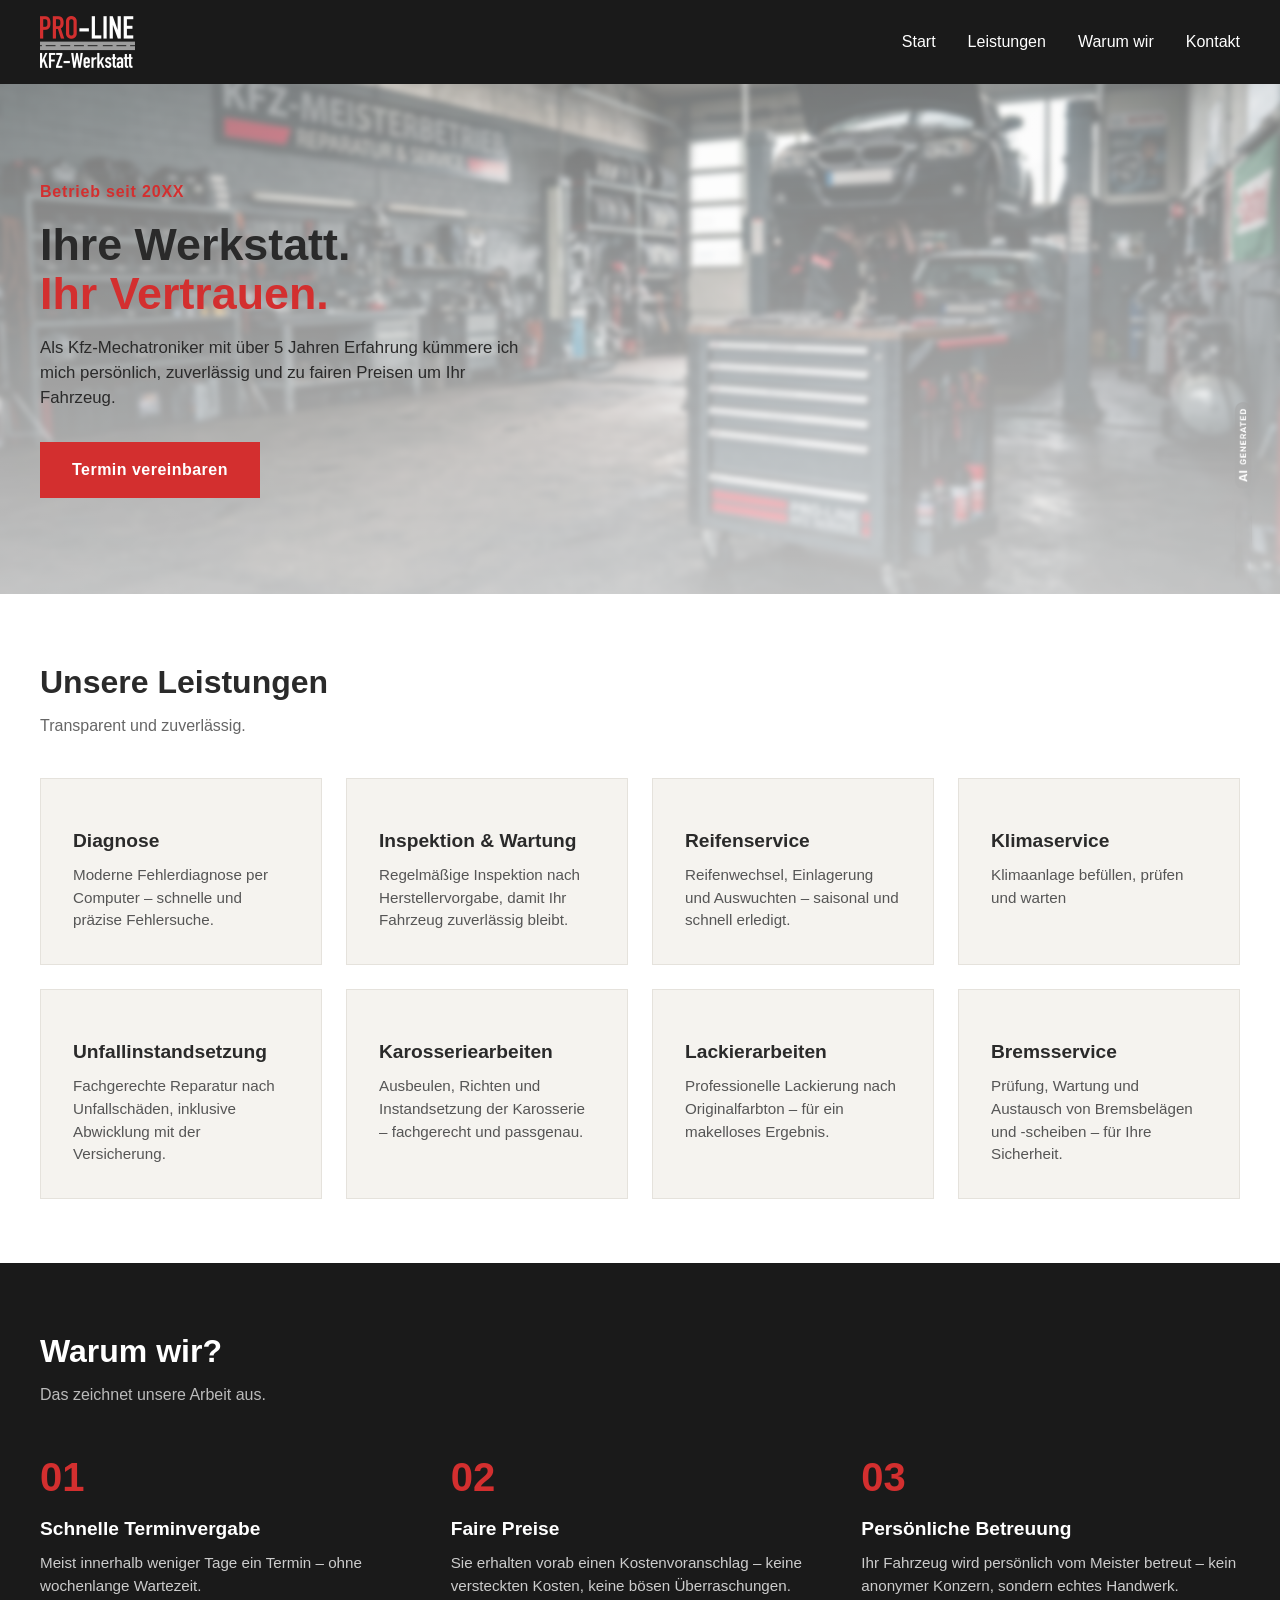
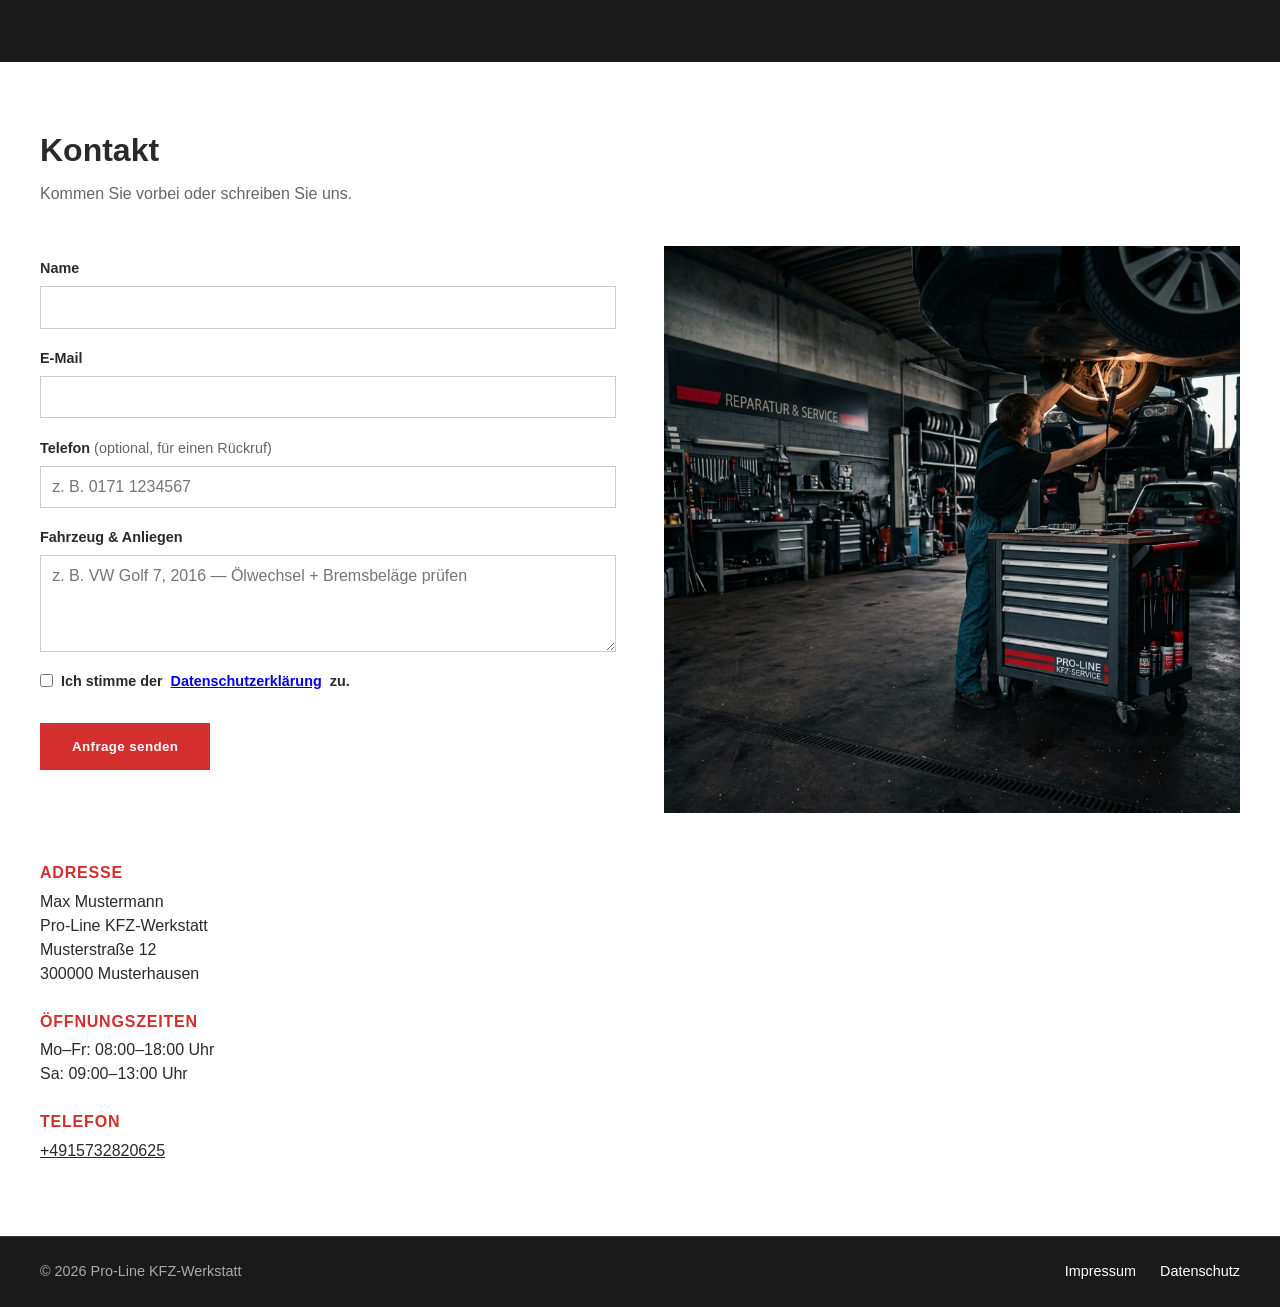
<file: index.html>
<!DOCTYPE html>
<html lang="de">
<head>
  <meta charset="UTF-8">
  <meta name="viewport" content="width=device-width, initial-scale=1.0">
  <title>Pro-Line KFZ-Werkstatt – Ihre Werkstatt, Ihr Vertrauen</title>
  <link rel="stylesheet" href="assets/css/style.css">
</head>
<body>

  <header class="site-header">
    <div class="header-inner">
      <a href="#hero" class="logo logo-link">
        <img src="assets/images/logo-proline.png" alt="Pro-Line KFZ-Werkstatt" class="logo-img" width="380" height="208">
      </a>
      <button class="burger" id="burgerBtn" aria-label="Menü öffnen">
        <span></span>
        <span></span>
        <span></span>
      </button>
      <nav class="main-nav" id="mainNav">
        <a href="#hero">Start</a>
        <a href="#leistungen">Leistungen</a>
        <a href="#warum-wir">Warum wir</a>
        <a href="#kontakt">Kontakt</a>
      </nav>
    </div>
  </header>

  <section class="hero" id="hero">
    <div class="hero-text">
      <p class="hero-kicker">Betrieb seit 20XX</p>
      <h1>Ihre Werkstatt.<br><span class="highlight">Ihr Vertrauen.</span></h1>
      <p class="hero-desc">
        Als Kfz-Mechatroniker mit über 5 Jahren Erfahrung kümmere ich mich
        persönlich, zuverlässig und zu fairen Preisen um Ihr Fahrzeug.
      </p>
      <a href="#kontakt" class="btn-primary">Termin vereinbaren</a>
    </div>
  </section>
  <section class="services" id="leistungen">
    <div class="services-inner">
      <h2>Unsere Leistungen</h2>
      <p class="section-sub">Transparent und zuverlässig.</p>

      <div class="services-grid">

        <div class="service-card">
            <div class="service-icon"></div>
            <h3>Diagnose</h3>
            <p>Moderne Fehlerdiagnose per Computer – schnelle und präzise Fehlersuche.</p>
          </div>

        <div class="service-card">
          <div class="service-icon"></div>
          <h3>Inspektion & Wartung</h3>
          <p>Regelmäßige Inspektion nach Herstellervorgabe, damit Ihr Fahrzeug zuverlässig bleibt.</p>
        </div>


        <div class="service-card">
          <div class="service-icon"></div>
          <h3>Reifenservice</h3>
          <p>Reifenwechsel, Einlagerung und Auswuchten – saisonal und schnell erledigt.</p>
        </div>

        <div class="service-card">
          <div class="service-icon"></div>
          <h3>Klimaservice</h3>
          <p>Klimaanlage befüllen, prüfen und warten</p>
        </div>

        <div class="service-card">
          <div class="service-icon"></div>
          <h3>Unfallinstandsetzung</h3>
          <p>Fachgerechte Reparatur nach Unfallschäden, inklusive Abwicklung mit der Versicherung.</p>
        </div>

        <div class="service-card">
          <div class="service-icon"></div>
          <h3>Karosseriearbeiten</h3>
          <p>Ausbeulen, Richten und Instandsetzung der Karosserie – fachgerecht und passgenau.</p>
        </div>

        <div class="service-card">
            <div class="service-icon"></div>
            <h3>Lackierarbeiten</h3>
            <p>Professionelle Lackierung nach Originalfarbton – für ein makelloses Ergebnis.</p>
          </div>

          <div class="service-card">
            <div class="service-icon"></div>
            <h3>Bremsservice</h3>
            <p>Prüfung, Wartung und Austausch von Bremsbelägen und -scheiben – für Ihre Sicherheit.</p>
          </div>

      </div>
    </div>
  </section>
  <section class="why-us" id="warum-wir">
    <div class="why-us-inner">
      <h2>Warum wir?</h2>
      <p class="section-sub">Das zeichnet unsere Arbeit aus.</p>

      <div class="why-grid">


        <div class="why-card">
            <div class="why-number">01</div>
            <h3>Schnelle Terminvergabe</h3>
            <p>Meist innerhalb weniger Tage ein Termin – ohne wochenlange Wartezeit.</p>
          </div>

        <div class="why-card">
          <div class="why-number">02</div>
          <h3>Faire Preise</h3>
          <p>Sie erhalten vorab einen Kostenvoranschlag – keine versteckten Kosten, keine bösen Überraschungen.</p>
        </div>

        <div class="why-card">
          <div class="why-number">03</div>
          <h3>Persönliche Betreuung</h3>
          <p>Ihr Fahrzeug wird persönlich vom Meister betreut – kein anonymer Konzern, sondern echtes Handwerk.</p>
        </div>

       

      </div>
    </div>
  </section>
  <section class="contact" id="kontakt">
    <div class="contact-inner">
      <h2>Kontakt</h2>
      <p class="section-sub">Kommen Sie vorbei oder schreiben Sie uns.</p>

      <div class="contact-grid">

        <form class="contact-form" id="contactForm" action="https://api.web3forms.com/submit" method="POST">
          <input type="hidden" name="access_key" value="fa68af67-1d12-432d-9b63-3686484e0952">
          <input type="hidden" name="subject" value="Neue Anfrage über die Website">
          <input type="hidden" name="from_name" value="KFZ-Website">
          <input type="checkbox" name="botcheck" style="display:none" tabindex="-1" autocomplete="off">
          <label for="name">Name</label>
          <input type="text" id="name" name="name" required>
      
          <label for="email">E-Mail</label>
          <input type="email" id="email" name="email" required>
      
          <label for="telefon">Telefon <span class="label-hint">(optional, für einen Rückruf)</span></label>
          <input type="tel" id="telefon" name="telefon" autocomplete="tel" placeholder="z. B. 0171 1234567">
      
          <label for="fahrzeug">Fahrzeug & Anliegen</label>
          <textarea id="fahrzeug" name="fahrzeug" rows="4" placeholder="z. B. VW Golf 7, 2016 — Ölwechsel + Bremsbeläge prüfen" required></textarea>
      
          <label class="checkbox-label">
            <input type="checkbox" required>
            Ich stimme der <a href="datenschutz.html">Datenschutzerklärung</a> zu.
          </label>
      
          <button type="submit" class="btn-primary">Anfrage senden</button>
          <p id="formStatus" class="form-status" role="status"></p>
        </form>
      
        <div class="contact-image-wrapper">
          <img src="assets/images/Kontakt_Bild.png" alt="Unsere Werkstatt" class="contact-image">
        </div>
      
        <div class="contact-info">
          <h3>Adresse</h3>
          <p>
            Max Mustermann<br>
            Pro-Line KFZ-Werkstatt<br>
            Musterstraße 12<br>
            300000 Musterhausen
          </p>
      
          <h3>Öffnungszeiten</h3>
          <p>Mo–Fr: 08:00–18:00 Uhr<br>
          Sa: 09:00–13:00 Uhr</p>
      
          <h3>Telefon</h3>
          <p><a href="tel:+4915732820625">+4915732820625</a></p>
        </div>
      
        <div class="map-wrapper">
          <iframe
            src="https://www.openstreetmap.org/export/embed.html?bbox=9.17%2C48.68%2C9.20%2C48.70&layer=mapnik"
            width="100%"
            height="100%"
            style="border:0; min-height: 280px;"
            loading="lazy"
            title="Pro-Line KFZ-Werkstatt">
          </iframe>
        </div>
      
      </div>

        

      </div>
    </div>
  </section>
  <footer class="site-footer">
    <div class="footer-inner">
      <span>© 2026 Pro-Line KFZ-Werkstatt</span>
      <nav class="footer-nav">
        <a href="impressum.html">Impressum</a>
        <a href="datenschutz.html">Datenschutz</a>
      </nav>
    </div>
  </footer>

  <script src="assets/js/script.js"></script>
</body>
</html>
</file>
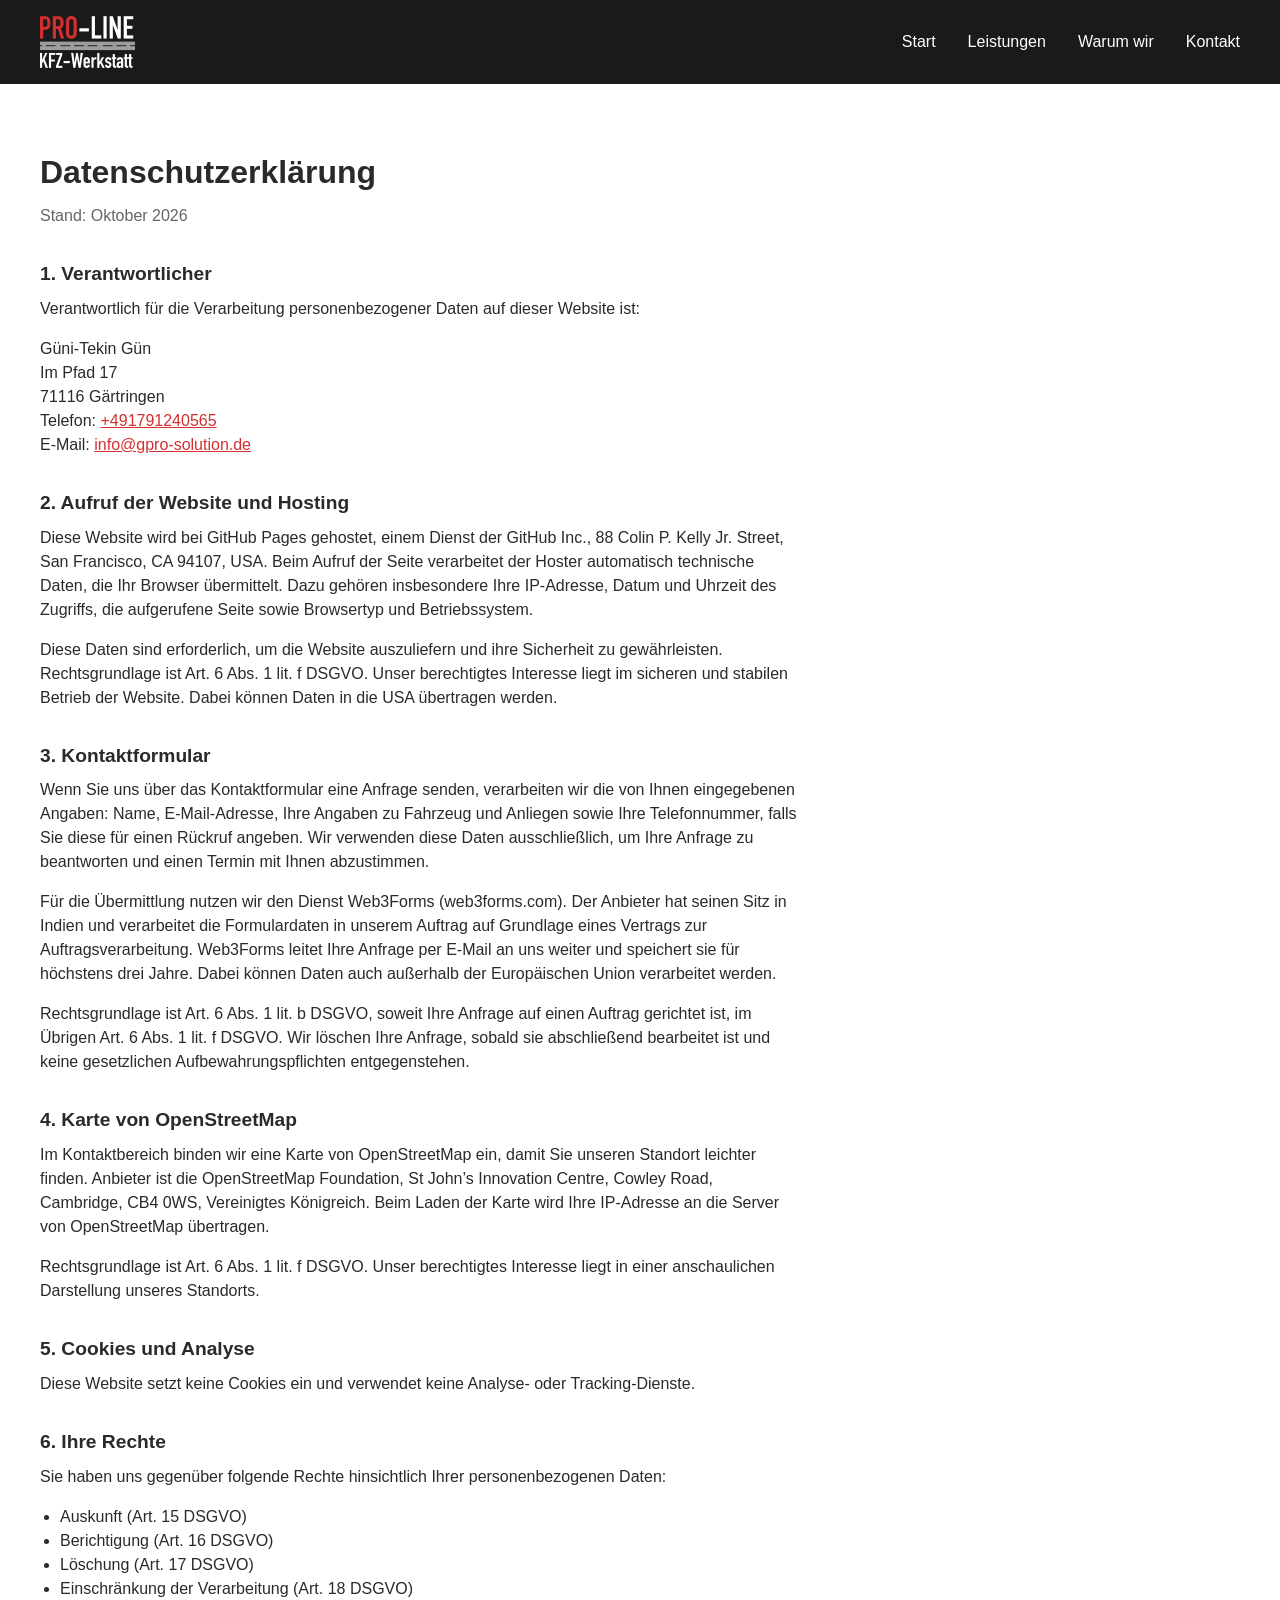
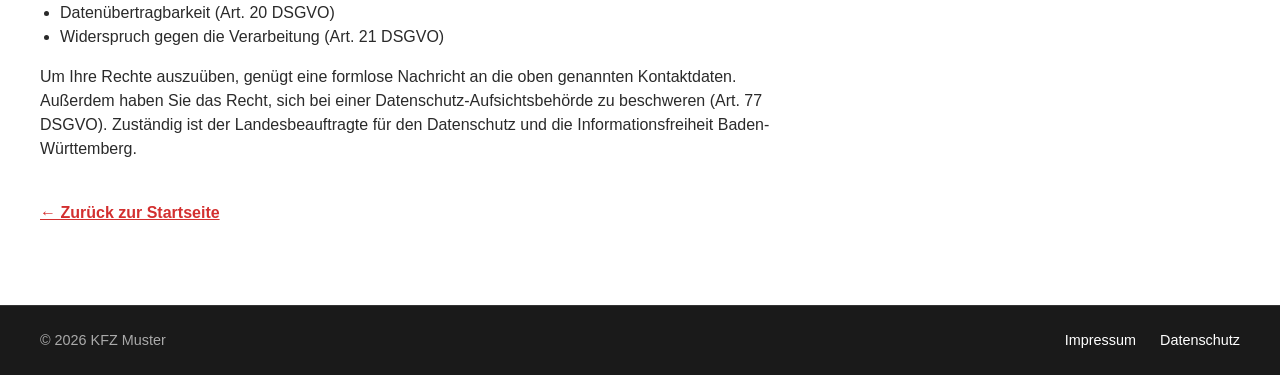
<file: datenschutz.html>
<!DOCTYPE html>
<html lang="de">
<head>
  <meta charset="UTF-8">
  <meta name="viewport" content="width=device-width, initial-scale=1.0">
  <title>Datenschutzerklärung – KFZ Werkstatt Muster</title>
  <link rel="stylesheet" href="assets/css/style.css">
</head>
<body>

  <header class="site-header">
    <div class="header-inner">
      <a href="index.html" class="logo logo-link">
        <img src="assets/images/logo-proline.png" alt="Pro-Line KFZ-Werkstatt" class="logo-img" width="380" height="208">
      </a>
      <button class="burger" id="burgerBtn" aria-label="Menü öffnen">
        <span></span>
        <span></span>
        <span></span>
      </button>
      <nav class="main-nav" id="mainNav">
        <a href="index.html#hero">Start</a>
        <a href="index.html#leistungen">Leistungen</a>
        <a href="index.html#warum-wir">Warum wir</a>
        <a href="index.html#kontakt">Kontakt</a>
      </nav>
    </div>
  </header>

  <main class="legal">
    <div class="legal-inner">
      <h1>Datenschutzerklärung</h1>
      <p class="section-sub">Stand: Oktober 2026</p>

      <h2>1. Verantwortlicher</h2>
      <p>Verantwortlich für die Verarbeitung personenbezogener Daten auf dieser Website ist:</p>
      <p>
        Güni-Tekin Gün<br>
        Im Pfad 17<br>
        71116 Gärtringen<br>
        Telefon: <a href="tel:+491791240565">+491791240565</a><br>
        E-Mail: <a href="mailto:info@gpro-solution.de">info@gpro-solution.de</a>
      </p>

      <h2>2. Aufruf der Website und Hosting</h2>
      <p>
        Diese Website wird bei GitHub Pages gehostet, einem Dienst der GitHub Inc.,
        88 Colin P. Kelly Jr. Street, San Francisco, CA 94107, USA. Beim Aufruf der
        Seite verarbeitet der Hoster automatisch technische Daten, die Ihr Browser
        übermittelt. Dazu gehören insbesondere Ihre IP-Adresse, Datum und Uhrzeit des
        Zugriffs, die aufgerufene Seite sowie Browsertyp und Betriebssystem.
      </p>
      <p>
        Diese Daten sind erforderlich, um die Website auszuliefern und ihre Sicherheit
        zu gewährleisten. Rechtsgrundlage ist Art. 6 Abs. 1 lit. f DSGVO. Unser
        berechtigtes Interesse liegt im sicheren und stabilen Betrieb der Website.
        Dabei können Daten in die USA übertragen werden.
      </p>

      <h2>3. Kontaktformular</h2>
      <p>
        Wenn Sie uns über das Kontaktformular eine Anfrage senden, verarbeiten wir die
        von Ihnen eingegebenen Angaben: Name, E-Mail-Adresse, Ihre Angaben zu Fahrzeug
        und Anliegen sowie Ihre Telefonnummer, falls Sie diese für einen Rückruf
        angeben. Wir verwenden diese Daten ausschließlich, um Ihre
        Anfrage zu beantworten und einen Termin mit Ihnen abzustimmen.
      </p>
      <p>
        Für die Übermittlung nutzen wir den Dienst Web3Forms (web3forms.com). Der
        Anbieter hat seinen Sitz in Indien und verarbeitet die Formulardaten in unserem
        Auftrag auf Grundlage eines Vertrags zur Auftragsverarbeitung. Web3Forms leitet
        Ihre Anfrage per E-Mail an uns weiter und speichert sie für höchstens drei
        Jahre. Dabei können Daten auch außerhalb der Europäischen Union verarbeitet
        werden.
      </p>
      <p>
        Rechtsgrundlage ist Art. 6 Abs. 1 lit. b DSGVO, soweit Ihre Anfrage auf einen
        Auftrag gerichtet ist, im Übrigen Art. 6 Abs. 1 lit. f DSGVO. Wir löschen Ihre
        Anfrage, sobald sie abschließend bearbeitet ist und keine gesetzlichen
        Aufbewahrungspflichten entgegenstehen.
      </p>

      <h2>4. Karte von OpenStreetMap</h2>
      <p>
        Im Kontaktbereich binden wir eine Karte von OpenStreetMap ein, damit Sie unseren
        Standort leichter finden. Anbieter ist die OpenStreetMap Foundation,
        St John’s Innovation Centre, Cowley Road, Cambridge, CB4 0WS, Vereinigtes
        Königreich. Beim Laden der Karte wird Ihre IP-Adresse an die Server von
        OpenStreetMap übertragen.
      </p>
      <p>
        Rechtsgrundlage ist Art. 6 Abs. 1 lit. f DSGVO. Unser berechtigtes Interesse
        liegt in einer anschaulichen Darstellung unseres Standorts.
      </p>

      <h2>5. Cookies und Analyse</h2>
      <p>
        Diese Website setzt keine Cookies ein und verwendet keine Analyse- oder
        Tracking-Dienste.
      </p>

      <h2>6. Ihre Rechte</h2>
      <p>Sie haben uns gegenüber folgende Rechte hinsichtlich Ihrer personenbezogenen Daten:</p>
      <ul>
        <li>Auskunft (Art. 15 DSGVO)</li>
        <li>Berichtigung (Art. 16 DSGVO)</li>
        <li>Löschung (Art. 17 DSGVO)</li>
        <li>Einschränkung der Verarbeitung (Art. 18 DSGVO)</li>
        <li>Datenübertragbarkeit (Art. 20 DSGVO)</li>
        <li>Widerspruch gegen die Verarbeitung (Art. 21 DSGVO)</li>
      </ul>
      <p>
        Um Ihre Rechte auszuüben, genügt eine formlose Nachricht an die oben genannten
        Kontaktdaten. Außerdem haben Sie das Recht, sich bei einer
        Datenschutz-Aufsichtsbehörde zu beschweren (Art. 77 DSGVO). Zuständig ist der
        Landesbeauftragte für den Datenschutz und die Informationsfreiheit
        Baden-Württemberg.
      </p>

      <p class="legal-back"><a href="index.html">← Zurück zur Startseite</a></p>
    </div>
  </main>

  <footer class="site-footer">
    <div class="footer-inner">
      <span>© 2026 KFZ Muster</span>
      <nav class="footer-nav">
        <a href="impressum.html">Impressum</a>
        <a href="datenschutz.html">Datenschutz</a>
      </nav>
    </div>
  </footer>

  <script src="assets/js/script.js"></script>
</body>
</html>
</file>
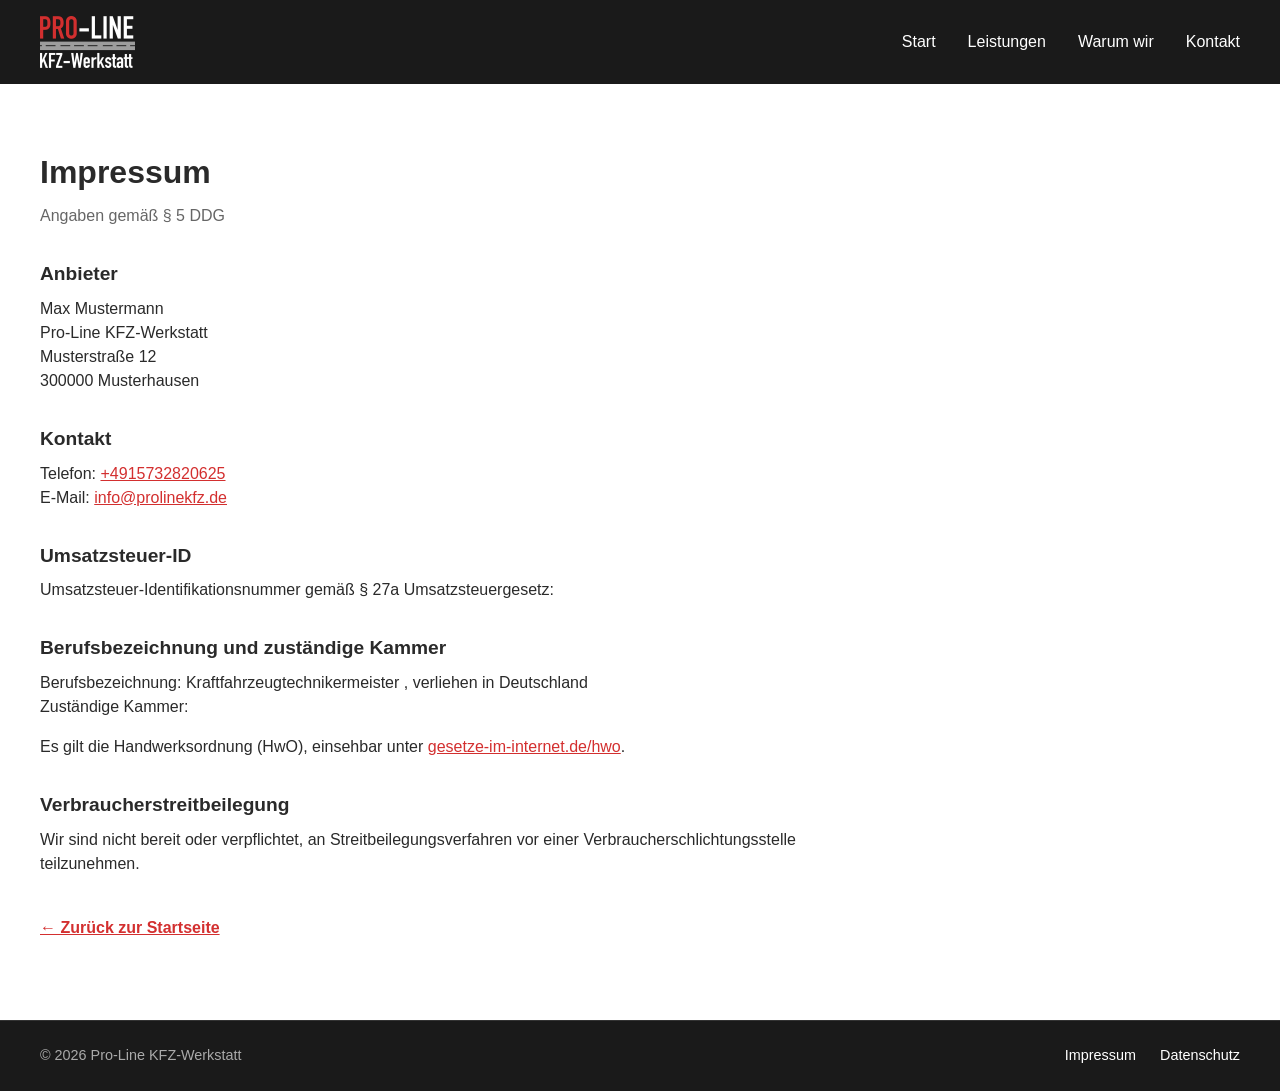
<file: impressum.html>
<!DOCTYPE html>
<html lang="de">
<head>
  <meta charset="UTF-8">
  <meta name="viewport" content="width=device-width, initial-scale=1.0">
  <title>Impressum – Pro-Line KFZ-Werkstatt</title>
  <link rel="stylesheet" href="assets/css/style.css">
</head>
<body>

  <header class="site-header">
    <div class="header-inner">
      <a href="index.html" class="logo logo-link">
        <img src="assets/images/logo-proline.png" alt="Pro-Line KFZ-Werkstatt" class="logo-img" width="380" height="208">
      </a>
      <button class="burger" id="burgerBtn" aria-label="Menü öffnen">
        <span></span>
        <span></span>
        <span></span>
      </button>
      <nav class="main-nav" id="mainNav">
        <a href="index.html#hero">Start</a>
        <a href="index.html#leistungen">Leistungen</a>
        <a href="index.html#warum-wir">Warum wir</a>
        <a href="index.html#kontakt">Kontakt</a>
      </nav>
    </div>
  </header>

  <main class="legal">
    <div class="legal-inner">
      <h1>Impressum</h1>
      <p class="section-sub">Angaben gemäß § 5 DDG</p>

      <h2>Anbieter</h2>
      <p>
        Max Mustermann<br>
        Pro-Line KFZ-Werkstatt<br>
        Musterstraße 12<br>
        300000 Musterhausen
      </p>

      <h2>Kontakt</h2>
      <p>
        Telefon: <a href="tel:+4915732820625">+4915732820625</a><br>
        E-Mail: <a href="mailto:info@gpro-solution.de">info@prolinekfz.de</a>
      </p>

      <h2>Umsatzsteuer-ID</h2>
      <p>
        Umsatzsteuer-Identifikationsnummer gemäß § 27a Umsatzsteuergesetz:<br>
        
      </p>

      <h2>Berufsbezeichnung und zuständige Kammer</h2>
      <p>
        Berufsbezeichnung:  Kraftfahrzeugtechnikermeister , verliehen in Deutschland<br>
        Zuständige Kammer: 
      </p>
      <p>
        Es gilt die Handwerksordnung (HwO), einsehbar unter
        <a href="https://www.gesetze-im-internet.de/hwo/" rel="noopener">gesetze-im-internet.de/hwo</a>.
      </p>

      <h2>Verbraucherstreitbeilegung</h2>
      <p>
        Wir sind nicht bereit oder verpflichtet, an Streitbeilegungsverfahren vor einer
        Verbraucherschlichtungsstelle teilzunehmen.
      </p>

      <p class="legal-back"><a href="index.html">← Zurück zur Startseite</a></p>
    </div>
  </main>

  <footer class="site-footer">
    <div class="footer-inner">
      <span>© 2026 Pro-Line KFZ-Werkstatt</span>
      <nav class="footer-nav">
        <a href="impressum.html">Impressum</a>
        <a href="datenschutz.html">Datenschutz</a>
      </nav>
    </div>
  </footer>

  <script src="assets/js/script.js"></script>
</body>
</html>
</file>
<file: assets/css/style.css>
/* --- Grundlagen --- */
html {
    scroll-behavior: smooth;
  }
* {
    margin: 0;
    padding: 0;
    box-sizing: border-box;
  }
  
  :root {
    --color-dark: #1a1a1a;
    --color-red: #d32f2f;
    --color-bg: #f5f3ef;
    --color-text: #2a2a2a;
    --font-main: 'Barlow', Arial, sans-serif;
  }
  
  body {
    font-family: var(--font-main);
    color: var(--color-text);
    line-height: 1.5;
  }
  
  /* --- Header --- */
  .site-header {
    position: sticky;
    top: 0;
    background: var(--color-dark);
    z-index: 100;
  }

  section[id] {
    scroll-margin-top: 90px;
  }
  
  .header-inner {
    display: flex;
    justify-content: space-between;
    align-items: center;
    padding: 1rem 1.5rem;
    max-width: calc(1200px + 3rem); /* 1200px Inhalt + Seitenabstand, bündig mit den Sektionen */
    margin: 0 auto;
  }
  
  .logo-name {
    display: block;
    color: white;
    font-weight: 700;
    font-size: 1.3rem;
    letter-spacing: 0.05em;
  }
  
  .logo-sub {
    display: block;
    color: #aaa;
    font-size: 0.7rem;
    letter-spacing: 0.1em;
    text-transform: uppercase;
  }
  
  /* Navigation - Desktop */
  .main-nav {
    display: flex;
    gap: 2rem;
  }
  
  .main-nav a {
    color: white;
    text-decoration: none;
    font-weight: 500;
  }
  
  .main-nav a:hover {
    color: var(--color-red);
  }
  
  /* Hamburger - nur auf Mobile sichtbar */
  .burger {
    display: none;
    flex-direction: column;
    gap: 5px;
    background: none;
    border: none;
    cursor: pointer;
    padding: 0.5rem;
  }
  
  .burger span {
    width: 25px;
    height: 3px;
    background: white;
  }
  
  /* --- Hero --- */
  .hero {
    position: relative;
    padding: 6rem 1.5rem;
    background-image:
      linear-gradient(rgba(255, 255, 255, 0.462), rgba(255, 255, 255, 0.75)),
      url('../images/Werkstatt_StockBild.png');
    background-size: cover;
    background-position: center;
    background-repeat: no-repeat;
  }
  
  .hero-text {
    max-width: 1200px;
    margin: 0 auto;
  }
  
  .hero h1 {
    font-size: 2.8rem;
    line-height: 1.1;
    margin: 1rem 0;
  }
  
  .highlight {
    color: var(--color-red);
  }
  
  .hero-kicker {
    color: var(--color-red);
    font-weight: 700;
    letter-spacing: 0.05em;
  }
  
  .hero-desc {
    max-width: 500px;
    margin: 1rem 0 2rem;
    font-size: 1.05rem;
  }
  
  .btn-primary {
    display: inline-block;
    background: var(--color-red);
    color: white;
    padding: 1rem 2rem;
    text-decoration: none;
    font-weight: 700;
    letter-spacing: 0.03em;
  }
  
  .btn-primary:hover {
    background: #a02525;
  }
  
  /* --- Mobile --- */
  @media (max-width: 768px) {
    .burger {
      display: flex;
    }
  
    .main-nav {
      display: none;
      flex-direction: column;
      position: absolute;
      top: 100%;
      left: 0;
      right: 0;
      background: var(--color-dark);
      padding: 1rem 1.5rem;
    }
  
    .main-nav.is-open {
      display: flex;
    }
  
    .hero h1 {
      font-size: 2rem;
    }
  }
  /* --- Services --- */
.services {
    background: white;
    padding: 4rem 1.5rem;
  }
  
  .services-inner {
    max-width: 1200px;
    margin: 0 auto;
  }
  
  .services h2 {
    font-size: 2rem;
    margin-bottom: 0.5rem;
  }
  
  .section-sub {
    color: #666;
    margin-bottom: 2.5rem;
  }
  
  .services-grid {
    display: grid;
    grid-template-columns: repeat(auto-fit, minmax(280px, 1fr));
    gap: 1.5rem;
  }
  
  .service-card {
    background: var(--color-bg);
    padding: 2rem;
    border: 1px solid #e5e2dc;
    transition: transform 0.2s ease, box-shadow 0.2s ease;
  }
  
  .service-card:hover {
    transform: translateY(-4px);
    box-shadow: 0 8px 20px rgba(0,0,0,0.08);
  }
  
  .service-icon {
    font-size: 2rem;
    margin-bottom: 1rem;
  }
  
  .service-card h3 {
    margin-bottom: 0.5rem;
    font-size: 1.2rem;
  }
  
  .service-card p {
    color: #555;
    font-size: 0.95rem;
  }
  /* --- Why Us --- */
.why-us {
    background: var(--color-dark);
    padding: 4rem 1.5rem;
    color: white;
  }
  
  .why-us-inner {
    max-width: 1200px;
    margin: 0 auto;
  }
  
  .why-us h2 {
    font-size: 2rem;
    margin-bottom: 0.5rem;
    color: white;
  }
  
  .why-us .section-sub {
    color: #bbb;
    margin-bottom: 2.5rem;
  }
  
  .why-grid {
    display: grid;
    grid-template-columns: repeat(auto-fit, minmax(260px, 1fr));
    gap: 2rem;
  }
  
  .why-number {
    font-size: 2.5rem;
    font-weight: 700;
    color: var(--color-red);
    margin-bottom: 0.5rem;
  }
  
  .why-card h3 {
    font-size: 1.2rem;
    margin-bottom: 0.5rem;
    color: white;
  }
  
  .why-card p {
    color: #ccc;
    font-size: 0.95rem;
  }
  /* --- Contact --- */
.contact {
    background: white;
    padding: 4rem 1.5rem;
  }
  
  .contact-inner {
    max-width: 1200px;
    margin: 0 auto;
  }
  
  .contact h2 {
    font-size: 2rem;
    margin-bottom: 0.5rem;
  }
  
  .contact-grid {
    display: grid;
    grid-template-columns: 1fr 1fr;
    gap: 3rem;
    margin-top: 2.5rem;
  }
  
  .contact-info h3 {
    font-size: 1rem;
    text-transform: uppercase;
    letter-spacing: 0.05em;
    color: var(--color-red);
    margin-top: 1.5rem;
    margin-bottom: 0.3rem;
  }

  .contact-image {
    width: 100%;
    height: 100%;
    min-height: 280px;
    object-fit: cover;
  }
  
  .contact-info h3:first-child {
    margin-top: 0;
  }
  
  .contact-info a {
    color: var(--color-text);
  }
  
  .map-wrapper {
    margin-top: 1.5rem;
  }
  
  /* Formular */
  .contact-form {
    display: flex;
    flex-direction: column;
    gap: 0.4rem;
  }
  
  .contact-form label {
    font-weight: 600;
    font-size: 0.9rem;
    margin-top: 0.8rem;
  }
  
  .contact-form input,
  .contact-form textarea {
    padding: 0.7rem;
    border: 1px solid #ccc;
    font-family: inherit;
    font-size: 1rem;
  }
  
  .contact-form input:focus,
  .contact-form textarea:focus {
    outline: none;
    border-color: var(--color-red);
  }
  
  .checkbox-label {
    display: flex;
    align-items: flex-start;
    gap: 0.5rem;
    font-weight: 400;
    font-size: 0.85rem;
  }
  
  .checkbox-label input {
    width: auto;
    margin-top: 0.2rem;
  }
  
  .contact-form button {
    margin-top: 1.5rem;
    border: none;
    cursor: pointer;
    width: fit-content;
  }
  
  /* Mobile: Grid untereinander */
  @media (max-width: 768px) {
    .contact-grid {
      grid-template-columns: 1fr;
    }
  }
  /* --- Rechtstexte (Datenschutz) --- */
  .logo-link {
    text-decoration: none;
  }

  .legal {
    background: white;
    padding: 4rem 1.5rem;
  }

  .legal-inner {
    max-width: 1200px;
    margin: 0 auto;
  }

  /* Text bleibt gut lesbar schmal, beginnt aber links bündig mit dem Logo */
  .legal-inner > * {
    max-width: 760px;
  }

  .legal h1 {
    font-size: 2rem;
    margin-bottom: 0.5rem;
  }

  .legal h2 {
    font-size: 1.2rem;
    margin: 2rem 0 0.5rem;
  }

  .legal p {
    margin-bottom: 1rem;
  }

  .legal ul {
    margin: 0 0 1rem 1.25rem;
  }

  .legal a {
    color: var(--color-red);
  }

  .legal-back {
    margin-top: 2.5rem;
    font-weight: 600;
  }

  /* --- Footer --- */
  .site-footer {
    background: var(--color-dark);
    color: #aaa;
    padding: 1.5rem;
    font-size: 0.9rem;
    border-top: 1px solid #333;
  }

  .footer-inner {
    display: flex;
    justify-content: space-between;
    align-items: center;
    flex-wrap: wrap;
    gap: 0.5rem 2rem;
    max-width: 1200px;
    margin: 0 auto;
  }

  .footer-nav {
    display: flex;
    gap: 1.5rem;
  }

  .footer-nav a {
    color: white;
    text-decoration: none;
  }

  .footer-nav a:hover {
    color: var(--color-red);
  }

  /* --- Rückmeldung Kontaktformular --- */
  .form-status {
    margin-top: 0.8rem;
    font-weight: 600;
    min-height: 1.5em;
  }

  .form-status.is-success {
    color: #2e7d32;
  }

  .form-status.is-error {
    color: var(--color-red);
  }

  .contact-form button:disabled {
    opacity: 0.6;
    cursor: wait;
  }

  .label-hint {
    font-weight: 400;
    color: #666;
  }

  /* --- Logo im Header --- */
  .logo-link {
    display: block;
  }

  .logo-img {
    display: block;
    height: 52px;
    width: auto;
  }
</file>
